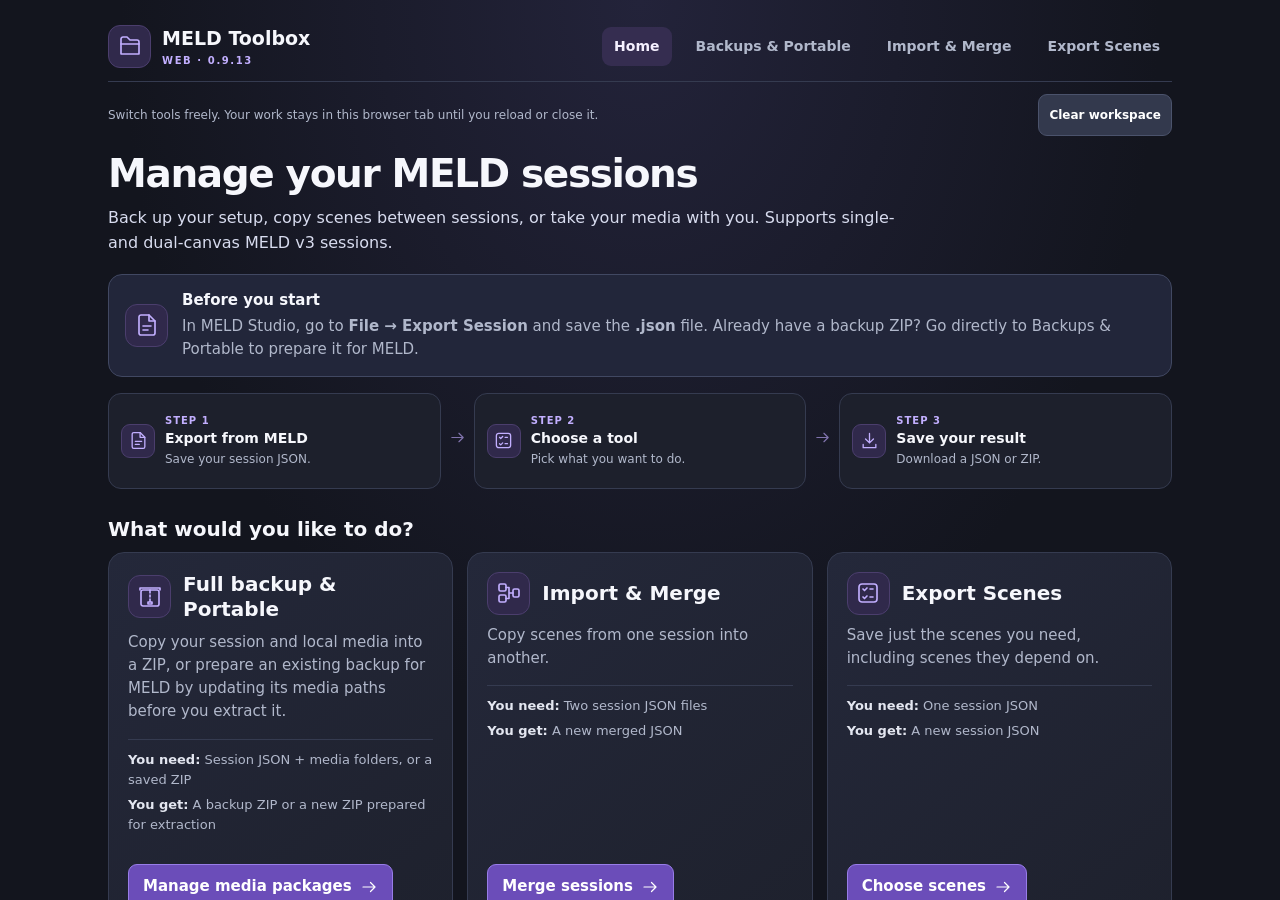
<file: index.html>
<!DOCTYPE html>

<html lang="en"><head><meta charset="utf-8"/><meta content="width=device-width, initial-scale=1" name="viewport"/><meta content="default-src 'none'; script-src 'self'; style-src 'self' 'unsafe-inline'; img-src 'self' data: blob:; connect-src 'none'; base-uri 'none'; form-action 'none'; object-src 'none'; frame-src 'self'" http-equiv="Content-Security-Policy"/><title>MELD Toolbox</title><link href="style.css?v=0913" rel="stylesheet"/></head><body><main class="workspace-shell"><header class="topbar"><a class="brand" href="index.html"><span class="brandmark"><svg aria-hidden="true" fill="none" stroke="currentColor" stroke-linecap="round" stroke-linejoin="round" stroke-width="1.65" viewbox="0 0 24 24"><path d="M3 7V5a2 2 0 0 1 2-2h4l3 3h7a2 2 0 0 1 2 2v12H3z"></path><path d="M3 10h18"></path></svg></span><span>MELD Toolbox<small>WEB · 0.9.13</small></span></a><nav aria-label="Main navigation"><a href="index.html">Home</a><a href="portable.html">Backups &amp; Portable</a><a href="production-merge.html">Import &amp; Merge</a><a href="production-manager.html">Export Scenes</a></nav></header><div class="workspace-strip" id="workspace-strip"><span>Switch tools freely. Your work stays in this browser tab until you reload or close it.</span><button id="workspace-reset" type="button">Clear workspace</button></div><div class="workspace-home" id="workspace-home"><section class="intro"><h1>Manage your MELD sessions</h1><p class="lead">Back up your setup, copy scenes between sessions, or take your media with you. Supports single- and dual-canvas MELD v3 sessions.</p><div class="start"><span class="symbol"><svg aria-hidden="true" fill="none" stroke="currentColor" stroke-linecap="round" stroke-linejoin="round" stroke-width="1.65" viewbox="0 0 24 24"><path d="M14 2H6a2 2 0 0 0-2 2v16a2 2 0 0 0 2 2h12a2 2 0 0 0 2-2V8z"></path><path d="M14 2v6h6M8 13h8M8 17h5"></path></svg></span><div><strong>Before you start</strong><p>In MELD Studio, go to <strong>File → Export Session</strong> and save the <strong>.json</strong> file. Already have a backup ZIP? Go directly to Backups &amp; Portable to prepare it for MELD.</p></div></div><div aria-label="Workflow" class="flow"><div class="flow-step"><span class="symbol"><svg aria-hidden="true" fill="none" stroke="currentColor" stroke-linecap="round" stroke-linejoin="round" stroke-width="1.65" viewbox="0 0 24 24"><path d="M14 2H6a2 2 0 0 0-2 2v16a2 2 0 0 0 2 2h12a2 2 0 0 0 2-2V8z"></path><path d="M14 2v6h6M8 13h8M8 17h5"></path></svg></span><div><span class="step-index">STEP 1</span><strong>Export from MELD</strong><small>Save your session JSON.</small></div></div><span class="flow-arrow"><svg aria-hidden="true" fill="none" stroke="currentColor" stroke-linecap="round" stroke-linejoin="round" stroke-width="1.65" viewbox="0 0 24 24"><path d="M4 12h16m-6-6 6 6-6 6"></path></svg></span><div class="flow-step"><span class="symbol"><svg aria-hidden="true" fill="none" stroke="currentColor" stroke-linecap="round" stroke-linejoin="round" stroke-width="1.65" viewbox="0 0 24 24"><rect height="18" rx="3" width="18" x="3" y="3"></rect><path d="m7 8 1.5 1.5L11 7m-4 9 1.5 1.5L11 15M14 8h3m-3 8h3"></path></svg></span><div><span class="step-index">STEP 2</span><strong>Choose a tool</strong><small>Pick what you want to do.</small></div></div><span class="flow-arrow"><svg aria-hidden="true" fill="none" stroke="currentColor" stroke-linecap="round" stroke-linejoin="round" stroke-width="1.65" viewbox="0 0 24 24"><path d="M4 12h16m-6-6 6 6-6 6"></path></svg></span><div class="flow-step"><span class="symbol"><svg aria-hidden="true" fill="none" stroke="currentColor" stroke-linecap="round" stroke-linejoin="round" stroke-width="1.65" viewbox="0 0 24 24"><path d="M12 3v12m-5-5 5 5 5-5M4 17v4h16v-4"></path></svg></span><div><span class="step-index">STEP 3</span><strong>Save your result</strong><small>Download a JSON or ZIP.</small></div></div></div></section><h2 class="section-title">What would you like to do?</h2><div class="workflow-grid three"><section class="workflow"><div class="card-top"><span class="symbol"><svg aria-hidden="true" fill="none" stroke="currentColor" stroke-linecap="round" stroke-linejoin="round" stroke-width="1.65" viewbox="0 0 24 24"><rect height="16" rx="2" width="18" x="3" y="5"></rect><path d="M2 5V3h20v2M12 5v3m0 2v2m0 2v3m-2 0h4v2h-4z"></path></svg></span><h2>Full backup &amp; Portable</h2></div><p>Copy your session and local media into a ZIP, or prepare an existing backup for MELD by updating its media paths before you extract it.</p><div class="meta"><span><b>You need:</b> Session JSON + media folders, or a saved ZIP</span><span><b>You get:</b> A backup ZIP or a new ZIP prepared for extraction</span></div><a class="action primary" href="portable.html">Manage media packages <svg aria-hidden="true" fill="none" stroke="currentColor" stroke-linecap="round" stroke-linejoin="round" stroke-width="1.65" style="width:18px;height:18px" viewbox="0 0 24 24"><path d="M4 12h16m-6-6 6 6-6 6"></path></svg></a></section><section class="workflow"><div class="card-top"><span class="symbol"><svg aria-hidden="true" fill="none" stroke="currentColor" stroke-linecap="round" stroke-linejoin="round" stroke-width="1.65" viewbox="0 0 24 24"><rect height="7" rx="1.5" width="7" x="2" y="3"></rect><rect height="7" rx="1.5" width="7" x="2" y="14"></rect><rect height="8" rx="1.5" width="6" x="16" y="8"></rect><path d="M9 6.5h3v11H9m3-5.5h4"></path></svg></span><h2>Import &amp; Merge</h2></div><p>Copy scenes from one session into another.</p><div class="meta"><span><b>You need:</b> Two session JSON files</span><span><b>You get:</b> A new merged JSON</span></div><a class="action primary" href="production-merge.html">Merge sessions <svg aria-hidden="true" fill="none" stroke="currentColor" stroke-linecap="round" stroke-linejoin="round" stroke-width="1.65" style="width:18px;height:18px" viewbox="0 0 24 24"><path d="M4 12h16m-6-6 6 6-6 6"></path></svg></a></section><section class="workflow"><div class="card-top"><span class="symbol"><svg aria-hidden="true" fill="none" stroke="currentColor" stroke-linecap="round" stroke-linejoin="round" stroke-width="1.65" viewbox="0 0 24 24"><rect height="18" rx="3" width="18" x="3" y="3"></rect><path d="m7 8 1.5 1.5L11 7m-4 9 1.5 1.5L11 15M14 8h3m-3 8h3"></path></svg></span><h2>Export Scenes</h2></div><p>Save just the scenes you need, including scenes they depend on.</p><div class="meta"><span><b>You need:</b> One session JSON</span><span><b>You get:</b> A new session JSON</span></div><a class="action primary" href="production-manager.html">Choose scenes <svg aria-hidden="true" fill="none" stroke="currentColor" stroke-linecap="round" stroke-linejoin="round" stroke-width="1.65" style="width:18px;height:18px" viewbox="0 0 24 24"><path d="M4 12h16m-6-6 6 6-6 6"></path></svg></a></section></div><footer><span><svg aria-hidden="true" fill="none" stroke="currentColor" stroke-linecap="round" stroke-linejoin="round" stroke-width="1.65" viewbox="0 0 24 24"><path d="m12 2 9 4v6c0 5-5 9-9 10-4-1-9-5-9-10V6z"></path><path d="m8 12 3 3 5-6"></path></svg> Your session files and media stay in your browser.</span><small>Review private browser-source links before sharing. Community tool; not an official MELD product.</small><small><strong>Developer &amp; Point of Contact:</strong> Discord: <strong>@Snuggie</strong> · Questions, bug reports and feature suggestions welcome.</small></footer></div><div hidden="" id="workspace-deck"></div></main><script src="workspace.js?v=0913"></script></body></html>
</file>
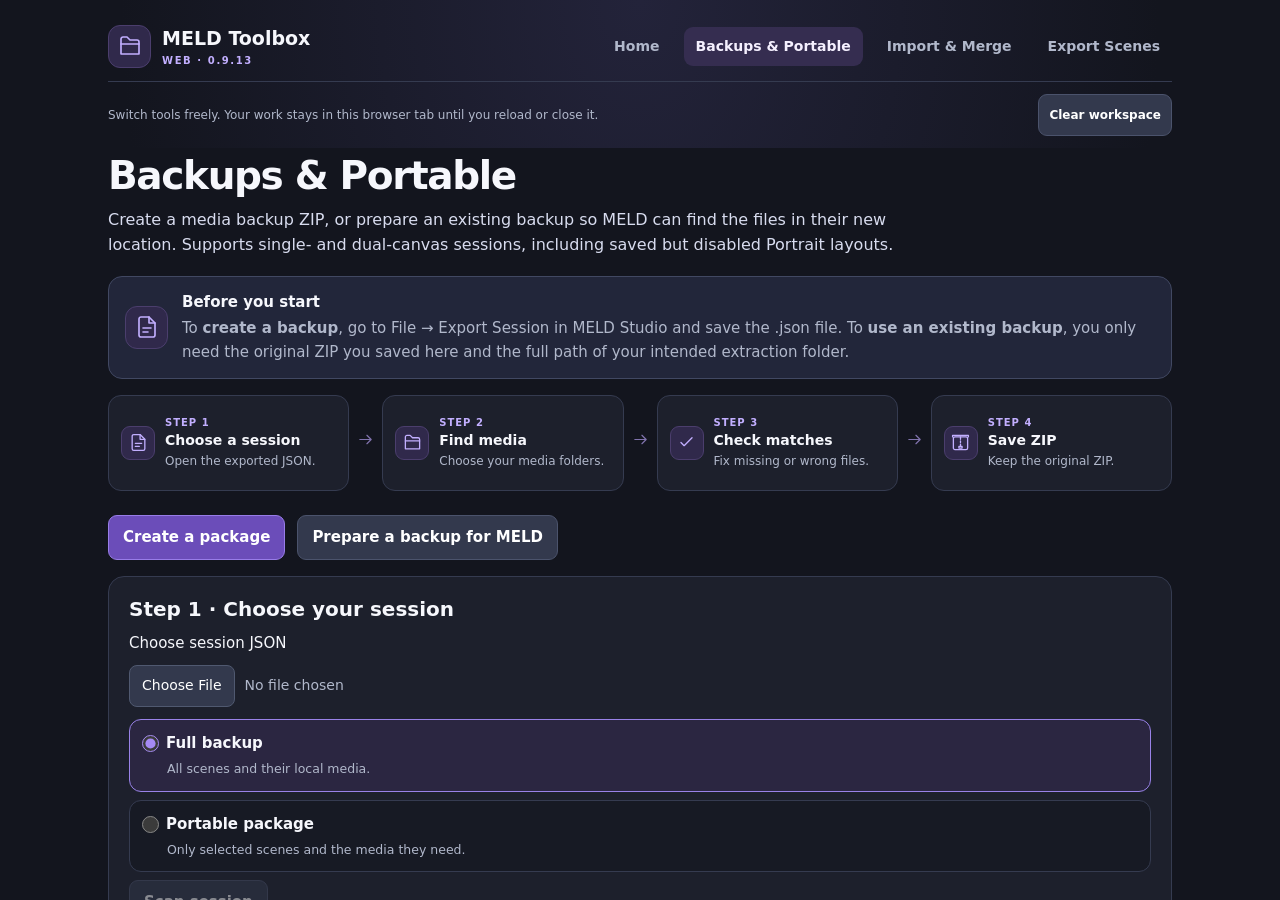
<file: portable.html>
<!DOCTYPE html>

<html lang="en"><head><meta charset="utf-8"/><meta content="width=device-width, initial-scale=1" name="viewport"/><meta content="default-src 'none'; script-src 'self'; style-src 'self' 'unsafe-inline'; img-src 'self' data: blob:; connect-src 'none'; base-uri 'none'; form-action 'none'; object-src 'none'" http-equiv="Content-Security-Policy"/><title>MELD Toolbox | Media Packages</title><link href="style.css?v=0913" rel="stylesheet"/><script src="workspace.js?v=0913"></script></head><body><main><header class="topbar"><a class="brand" href="index.html"><span class="brandmark"><svg aria-hidden="true" fill="none" stroke="currentColor" stroke-linecap="round" stroke-linejoin="round" stroke-width="1.65" viewbox="0 0 24 24"><path d="M3 7V5a2 2 0 0 1 2-2h4l3 3h7a2 2 0 0 1 2 2v12H3z"></path><path d="M3 10h18"></path></svg></span><span>MELD Toolbox<small>WEB · 0.9.13</small></span></a><nav aria-label="Main navigation"><a aria-current="page" href="index.html">Backups &amp; Portable</a><a href="production-merge.html">Import &amp; Merge</a><a href="production-manager.html">Export Scenes</a></nav></header><section class="intro"><h1>Backups &amp; Portable</h1><p class="lead">Create a media backup ZIP, or prepare an existing backup so MELD can find the files in their new location. Supports single- and dual-canvas sessions, including saved but disabled Portrait layouts.</p><div class="start"><span class="symbol"><svg aria-hidden="true" fill="none" stroke="currentColor" stroke-linecap="round" stroke-linejoin="round" stroke-width="1.65" viewbox="0 0 24 24"><path d="M14 2H6a2 2 0 0 0-2 2v16a2 2 0 0 0 2 2h12a2 2 0 0 0 2-2V8z"></path><path d="M14 2v6h6M8 13h8M8 17h5"></path></svg></span><div><strong>Before you start</strong><p>To <strong>create a backup</strong>, go to File → Export Session in MELD Studio and save the .json file. To <strong>use an existing backup</strong>, you only need the original ZIP you saved here and the full path of your intended extraction folder.</p></div></div><div aria-label="Workflow" class="flow"><div class="flow-step"><span class="symbol"><svg aria-hidden="true" fill="none" stroke="currentColor" stroke-linecap="round" stroke-linejoin="round" stroke-width="1.65" viewbox="0 0 24 24"><path d="M14 2H6a2 2 0 0 0-2 2v16a2 2 0 0 0 2 2h12a2 2 0 0 0 2-2V8z"></path><path d="M14 2v6h6M8 13h8M8 17h5"></path></svg></span><div><span class="step-index">STEP 1</span><strong>Choose a session</strong><small>Open the exported JSON.</small></div></div><span class="flow-arrow"><svg aria-hidden="true" fill="none" stroke="currentColor" stroke-linecap="round" stroke-linejoin="round" stroke-width="1.65" viewbox="0 0 24 24"><path d="M4 12h16m-6-6 6 6-6 6"></path></svg></span><div class="flow-step"><span class="symbol"><svg aria-hidden="true" fill="none" stroke="currentColor" stroke-linecap="round" stroke-linejoin="round" stroke-width="1.65" viewbox="0 0 24 24"><path d="M3 7V5a2 2 0 0 1 2-2h4l3 3h7a2 2 0 0 1 2 2v12H3z"></path><path d="M3 10h18"></path></svg></span><div><span class="step-index">STEP 2</span><strong>Find media</strong><small>Choose your media folders.</small></div></div><span class="flow-arrow"><svg aria-hidden="true" fill="none" stroke="currentColor" stroke-linecap="round" stroke-linejoin="round" stroke-width="1.65" viewbox="0 0 24 24"><path d="M4 12h16m-6-6 6 6-6 6"></path></svg></span><div class="flow-step"><span class="symbol"><svg aria-hidden="true" fill="none" stroke="currentColor" stroke-linecap="round" stroke-linejoin="round" stroke-width="1.65" viewbox="0 0 24 24"><path d="m5 12 4 4L19 6"></path></svg></span><div><span class="step-index">STEP 3</span><strong>Check matches</strong><small>Fix missing or wrong files.</small></div></div><span class="flow-arrow"><svg aria-hidden="true" fill="none" stroke="currentColor" stroke-linecap="round" stroke-linejoin="round" stroke-width="1.65" viewbox="0 0 24 24"><path d="M4 12h16m-6-6 6 6-6 6"></path></svg></span><div class="flow-step"><span class="symbol"><svg aria-hidden="true" fill="none" stroke="currentColor" stroke-linecap="round" stroke-linejoin="round" stroke-width="1.65" viewbox="0 0 24 24"><rect height="16" rx="2" width="18" x="3" y="5"></rect><path d="M2 5V3h20v2M12 5v3m0 2v2m0 2v3m-2 0h4v2h-4z"></path></svg></span><div><span class="step-index">STEP 4</span><strong>Save ZIP</strong><small>Keep the original ZIP.</small></div></div></div></section>
<div class="jump"><a class="action primary" href="#create-package">Create a package</a><a class="action" href="#restore-package">Prepare a backup for MELD</a></div><section class="panel" id="create-package"><h2>Step 1 · Choose your session</h2><label for="session">Choose session JSON</label><input accept=".json,application/json" id="session" type="file"/><label class="mode-card"><input checked="" name="mode" type="radio" value="full"/><strong>Full backup</strong><small>All scenes and their local media.</small></label><label class="mode-card"><input name="mode" type="radio" value="selected"/><strong>Portable package</strong><small>Only selected scenes and the media they need.</small></label><div hidden="" id="scenes"></div><button disabled="" id="scan">Scan session</button><p id="report" role="status"></p></section>
<section class="panel"><h2>Step 2 · Review your media</h2><p>Choose one or more media folders. Check the matches before continuing. Files larger than 256 MiB cannot be copied into the ZIP.</p><label for="folders"><strong>Choose media folder</strong> (repeat as needed)</label><input disabled="" id="folders" multiple="" type="file" webkitdirectory=""/><div hidden="" id="mediaReview"><div class="grid"><div class="stat"><small>Included paths</small><b id="included">0</b></div><div class="stat"><small>Manual / unresolved</small><b id="manualCount">0</b></div><div class="stat"><small>Estimated package size</small><b id="estimated">0</b></div></div><progress aria-label="Estimated ZIP size" id="meter" max="1073741824" value="0"></progress><p class="helper">Estimate before deduplication, including an allowance for session data and ZIP overhead. Actual size can be smaller. Maximum 1 GiB.</p><p id="count" role="status"></p><label class="mode-card"><input id="allowManual" type="checkbox"/><strong>Allow manual media copies</strong><small>Missing or oversized files, and files you choose to copy manually, will be listed with exact destination paths. The backup is incomplete until you copy them.</small></label><p id="blocking" role="status"></p><div id="assets"></div><label class="row"><input disabled="" id="ack" type="checkbox"/>I reviewed the matches and any manual-copy requirements. I understand the ZIP may contain private URLs, settings and media. Online services, fonts and hardware are not copied.</label></div><button class="primary" disabled="" id="build">Save media package ZIP</button><p id="buildStatus" role="status"></p></section>
<section class="panel" id="restore-package"><h2>Prepare a backup for MELD</h2><p class="lead">Moving a backup to a new folder or another computer? Prepare the original ZIP here before importing it into MELD.</p><div class="notice"><strong>Why this step is needed</strong><p>MELD needs the full file paths of your images, videos and other local media. Extracting a backup by itself does not update those paths. Toolbox creates a new ZIP with a session.json that points to the folder you choose.</p><p><strong>This does not extract files to your computer.</strong> You must download the prepared ZIP and extract it yourself.</p></div><div aria-label="Workflow" class="flow"><div class="flow-step"><span class="symbol"><svg aria-hidden="true" fill="none" stroke="currentColor" stroke-linecap="round" stroke-linejoin="round" stroke-width="1.65" viewbox="0 0 24 24"><rect height="16" rx="2" width="18" x="3" y="5"></rect><path d="M2 5V3h20v2M12 5v3m0 2v2m0 2v3m-2 0h4v2h-4z"></path></svg></span><div><span class="step-index">STEP 1</span><strong>Choose original ZIP</strong><small>The backup you saved here.</small></div></div><span class="flow-arrow"><svg aria-hidden="true" fill="none" stroke="currentColor" stroke-linecap="round" stroke-linejoin="round" stroke-width="1.65" viewbox="0 0 24 24"><path d="M4 12h16m-6-6 6 6-6 6"></path></svg></span><div class="flow-step"><span class="symbol"><svg aria-hidden="true" fill="none" stroke="currentColor" stroke-linecap="round" stroke-linejoin="round" stroke-width="1.65" viewbox="0 0 24 24"><path d="M3 7V5a2 2 0 0 1 2-2h4l3 3h7a2 2 0 0 1 2 2v12H3z"></path><path d="M3 10h18"></path></svg></span><div><span class="step-index">STEP 2</span><strong>Enter extraction path</strong><small>The exact folder you will use.</small></div></div><span class="flow-arrow"><svg aria-hidden="true" fill="none" stroke="currentColor" stroke-linecap="round" stroke-linejoin="round" stroke-width="1.65" viewbox="0 0 24 24"><path d="M4 12h16m-6-6 6 6-6 6"></path></svg></span><div class="flow-step"><span class="symbol"><svg aria-hidden="true" fill="none" stroke="currentColor" stroke-linecap="round" stroke-linejoin="round" stroke-width="1.65" viewbox="0 0 24 24"><path d="M12 3v12m-5-5 5 5 5-5M4 17v4h16v-4"></path></svg></span><div><span class="step-index">STEP 3</span><strong>Download prepared ZIP</strong><small>Media paths are updated.</small></div></div><span class="flow-arrow"><svg aria-hidden="true" fill="none" stroke="currentColor" stroke-linecap="round" stroke-linejoin="round" stroke-width="1.65" viewbox="0 0 24 24"><path d="M4 12h16m-6-6 6 6-6 6"></path></svg></span><div class="flow-step"><span class="symbol"><svg aria-hidden="true" fill="none" stroke="currentColor" stroke-linecap="round" stroke-linejoin="round" stroke-width="1.65" viewbox="0 0 24 24"><path d="M3 7V5a2 2 0 0 1 2-2h4l3 3h7a2 2 0 0 1 2 2v12H3z"></path><path d="M3 10h18"></path></svg></span><div><span class="step-index">STEP 4</span><strong>Extract it yourself</strong><small>Copy manual media, then verify.</small></div></div></div><p><strong>Example:</strong> If you will extract your files into <code>C:\Streaming\MELD Backup</code>, enter that exact path below. Choose a new, empty folder. You can create it in File Explorer first. The browser cannot automatically detect its full path.</p><div class="subgrid"><div><label for="package"><strong>Choose original backup ZIP</strong></label><input accept=".zip,application/zip" id="package" type="file"/></div><div><label for="destination"><strong>Full path where you will extract the new ZIP</strong></label><input id="destination" placeholder="C:\MELD\Restored" spellcheck="false" type="text"/></div></div><button class="primary" id="restore">Update media paths &amp; download new ZIP</button><p id="restoreStatus" role="status"></p><div class="notice"><strong>After downloading — do these steps yourself:</strong><ol><li>In File Explorer, open your downloaded <strong>Restored-…zip</strong> and choose <strong>Extract All</strong>.</li><li>Extract directly into the exact folder you entered above (no extra nested folder). The folder should contain session.json.</li><li>If manual media copies are listed, copy those files to the exact locations shown.</li><li>Use Verify extracted folder below, then import the extracted session.json into MELD Studio.</li></ol><p>If you change the extraction location, prepare the original ZIP again using the new path.</p></div><div hidden="" id="restoreManual"><h3>Manual copies required</h3><p>Copy each original file to the exact destination below. The instructions are also inside the restored ZIP.</p><div id="manualList"></div></div></section><section class="panel" id="verify-package"><h2>Verify extracted folder before importing</h2><p>After extraction and any manual copying, select the folder containing session.json and verification.json. Confirm the actual full folder path below. This checks included media by checksum and manual media by presence and size (when known). It cannot confirm manual file contents or the actual absolute folder path.</p><label for="verifyPath">Full path of extracted folder</label><input id="verifyPath" placeholder="C:\MELD\Restored" spellcheck="false" type="text"/><label for="verifyFolder">Choose extracted folder</label><input id="verifyFolder" multiple="" type="file" webkitdirectory=""/><button class="primary" id="verify">Verify media files</button><p id="verifyStatus" role="status"></p><div id="verifyResults"></div></section>
<section class="notice"><strong>What is not copied automatically</strong><p>Remote assets, browser sources and device settings stay as references only. Text files are snapshots. External scripts, fonts and hardware setup are not included.</p><p>Package limits: 1 GiB total and 256 MiB per included file. ZIPs are not compressed. Large files can be copied manually. Browser memory or file-access problems can still stop creation. Only original backup ZIPs created by this site can be prepared for MELD here.</p></section><footer><span><svg aria-hidden="true" fill="none" stroke="currentColor" stroke-linecap="round" stroke-linejoin="round" stroke-width="1.65" viewbox="0 0 24 24"><path d="m12 2 9 4v6c0 5-5 9-9 10-4-1-9-5-9-10V6z"></path><path d="m8 12 3 3 5-6"></path></svg> Your session files and media stay in your browser.</span><small>Review private browser-source links before sharing. Community tool; not an official MELD product.</small><small><strong>Developer &amp; Point of Contact:</strong> Discord: <strong>@Snuggie</strong> · Questions, bug reports and feature suggestions welcome.</small></footer></main><script src="production-engine.js?v=0913"></script><script src="portable-web-engine.js?v=0913"></script><script src="portable-web-ui.js?v=0913"></script></body></html>
</file>
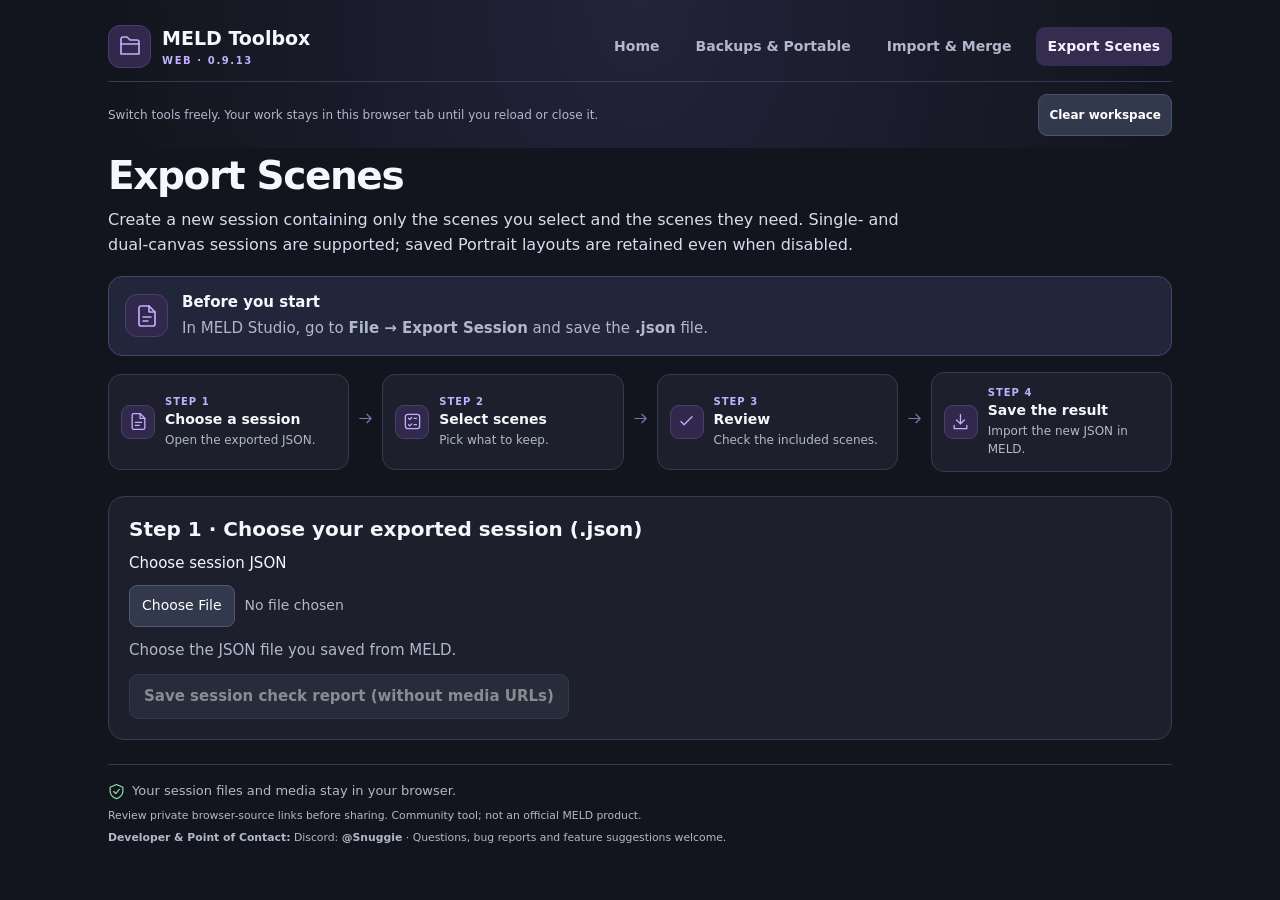
<file: production-manager.html>
<!DOCTYPE html>

<html lang="en"><head><meta charset="utf-8"/><meta content="default-src 'none'; script-src 'self'; style-src 'self' 'unsafe-inline'; img-src 'self' data: blob:; connect-src 'none'; base-uri 'none'; form-action 'none'; object-src 'none'" http-equiv="Content-Security-Policy"/><meta content="width=device-width,initial-scale=1" name="viewport"/><title>MELD Toolbox | Export Scenes</title><link href="style.css?v=0913" rel="stylesheet"/><script src="workspace.js?v=0913"></script></head><body><main><header class="topbar"><a class="brand" href="index.html"><span class="brandmark"><svg aria-hidden="true" fill="none" stroke="currentColor" stroke-linecap="round" stroke-linejoin="round" stroke-width="1.65" viewbox="0 0 24 24"><path d="M3 7V5a2 2 0 0 1 2-2h4l3 3h7a2 2 0 0 1 2 2v12H3z"></path><path d="M3 10h18"></path></svg></span><span>MELD Toolbox<small>WEB · 0.9.13</small></span></a><nav aria-label="Main navigation"><a href="portable.html">Backups &amp; Portable</a><a href="production-merge.html">Import &amp; Merge</a><a aria-current="page" href="production-manager.html">Export Scenes</a></nav></header><section class="intro"><h1>Export Scenes</h1><p class="lead">Create a new session containing only the scenes you select and the scenes they need. Single- and dual-canvas sessions are supported; saved Portrait layouts are retained even when disabled.</p><div class="start"><span class="symbol"><svg aria-hidden="true" fill="none" stroke="currentColor" stroke-linecap="round" stroke-linejoin="round" stroke-width="1.65" viewbox="0 0 24 24"><path d="M14 2H6a2 2 0 0 0-2 2v16a2 2 0 0 0 2 2h12a2 2 0 0 0 2-2V8z"></path><path d="M14 2v6h6M8 13h8M8 17h5"></path></svg></span><div><strong>Before you start</strong><p>In MELD Studio, go to <strong>File → Export Session</strong> and save the <strong>.json</strong> file.</p></div></div><div aria-label="Workflow" class="flow"><div class="flow-step"><span class="symbol"><svg aria-hidden="true" fill="none" stroke="currentColor" stroke-linecap="round" stroke-linejoin="round" stroke-width="1.65" viewbox="0 0 24 24"><path d="M14 2H6a2 2 0 0 0-2 2v16a2 2 0 0 0 2 2h12a2 2 0 0 0 2-2V8z"></path><path d="M14 2v6h6M8 13h8M8 17h5"></path></svg></span><div><span class="step-index">STEP 1</span><strong>Choose a session</strong><small>Open the exported JSON.</small></div></div><span class="flow-arrow"><svg aria-hidden="true" fill="none" stroke="currentColor" stroke-linecap="round" stroke-linejoin="round" stroke-width="1.65" viewbox="0 0 24 24"><path d="M4 12h16m-6-6 6 6-6 6"></path></svg></span><div class="flow-step"><span class="symbol"><svg aria-hidden="true" fill="none" stroke="currentColor" stroke-linecap="round" stroke-linejoin="round" stroke-width="1.65" viewbox="0 0 24 24"><rect height="18" rx="3" width="18" x="3" y="3"></rect><path d="m7 8 1.5 1.5L11 7m-4 9 1.5 1.5L11 15M14 8h3m-3 8h3"></path></svg></span><div><span class="step-index">STEP 2</span><strong>Select scenes</strong><small>Pick what to keep.</small></div></div><span class="flow-arrow"><svg aria-hidden="true" fill="none" stroke="currentColor" stroke-linecap="round" stroke-linejoin="round" stroke-width="1.65" viewbox="0 0 24 24"><path d="M4 12h16m-6-6 6 6-6 6"></path></svg></span><div class="flow-step"><span class="symbol"><svg aria-hidden="true" fill="none" stroke="currentColor" stroke-linecap="round" stroke-linejoin="round" stroke-width="1.65" viewbox="0 0 24 24"><path d="m5 12 4 4L19 6"></path></svg></span><div><span class="step-index">STEP 3</span><strong>Review</strong><small>Check the included scenes.</small></div></div><span class="flow-arrow"><svg aria-hidden="true" fill="none" stroke="currentColor" stroke-linecap="round" stroke-linejoin="round" stroke-width="1.65" viewbox="0 0 24 24"><path d="M4 12h16m-6-6 6 6-6 6"></path></svg></span><div class="flow-step"><span class="symbol"><svg aria-hidden="true" fill="none" stroke="currentColor" stroke-linecap="round" stroke-linejoin="round" stroke-width="1.65" viewbox="0 0 24 24"><path d="M12 3v12m-5-5 5 5 5-5M4 17v4h16v-4"></path></svg></span><div><span class="step-index">STEP 4</span><strong>Save the result</strong><small>Import the new JSON in MELD.</small></div></div></div></section>
<section class="panel"><h2>Step 1 · Choose your exported session (.json)</h2><label for="file">Choose session JSON</label><input accept=".json,application/json" id="file" type="file"/><p id="fileInfo">Choose the JSON file you saved from MELD.</p><p aria-live="polite" id="status" role="status"></p><button disabled="" id="report">Save session check report (without media URLs)</button></section>
<section hidden="" id="content"><section class="panel"><h2>Session overview</h2><div class="grid" id="stats"></div><p id="assetInfo"></p><p class="warn" id="warnings"></p></section><div class="columns"><section class="panel"><h2>Step 2 · Select scenes for export</h2><div class="row"><button id="all">Select all available scenes</button><button id="none">Clear</button></div><input aria-label="Filter scenes" id="search" placeholder="Filter scenes"/><div class="scroll" id="scenes"></div><p id="count"></p><button class="primary" disabled="" id="preview">Preview selected scenes</button></section><section class="panel"><details open=""><summary>Scene links and source details</summary><p>These problems already exist in the exported session. Toolbox does not fix them automatically. Scenes that need missing sources cannot be selected.</p><div class="scroll" id="problems"></div><h2 style="margin-top:20px">Source types</h2><div id="types"></div></details></section></div><section class="panel" hidden="" id="planPanel"><h2>Step 3 · Review and save</h2><p id="planSummary"></p><div id="planScenes"></div><div class="notice" id="planWarnings"></div><label class="row"><input id="ack" type="checkbox"/> I understand this copies session settings, not media files. Audio tracks from scenes I leave out may be removed. I will test the new session before going live.</label><div class="row"><button class="primary" disabled="" id="download">Save selected scenes (.json)</button></div><p><strong>Next:</strong> Import the saved JSON into MELD Studio. Local media stays where it was. To copy media too, use <a href="portable.html">Backups &amp; Portable</a>.</p></section></section>
<footer><span><svg aria-hidden="true" fill="none" stroke="currentColor" stroke-linecap="round" stroke-linejoin="round" stroke-width="1.65" viewbox="0 0 24 24"><path d="m12 2 9 4v6c0 5-5 9-9 10-4-1-9-5-9-10V6z"></path><path d="m8 12 3 3 5-6"></path></svg> Your session files and media stay in your browser.</span><small>Review private browser-source links before sharing. Community tool; not an official MELD product.</small><small><strong>Developer &amp; Point of Contact:</strong> Discord: <strong>@Snuggie</strong> · Questions, bug reports and feature suggestions welcome.</small></footer></main><script src="production-engine.js?v=0913"></script><script src="production-ui.js?v=0913"></script></body></html>
</file>
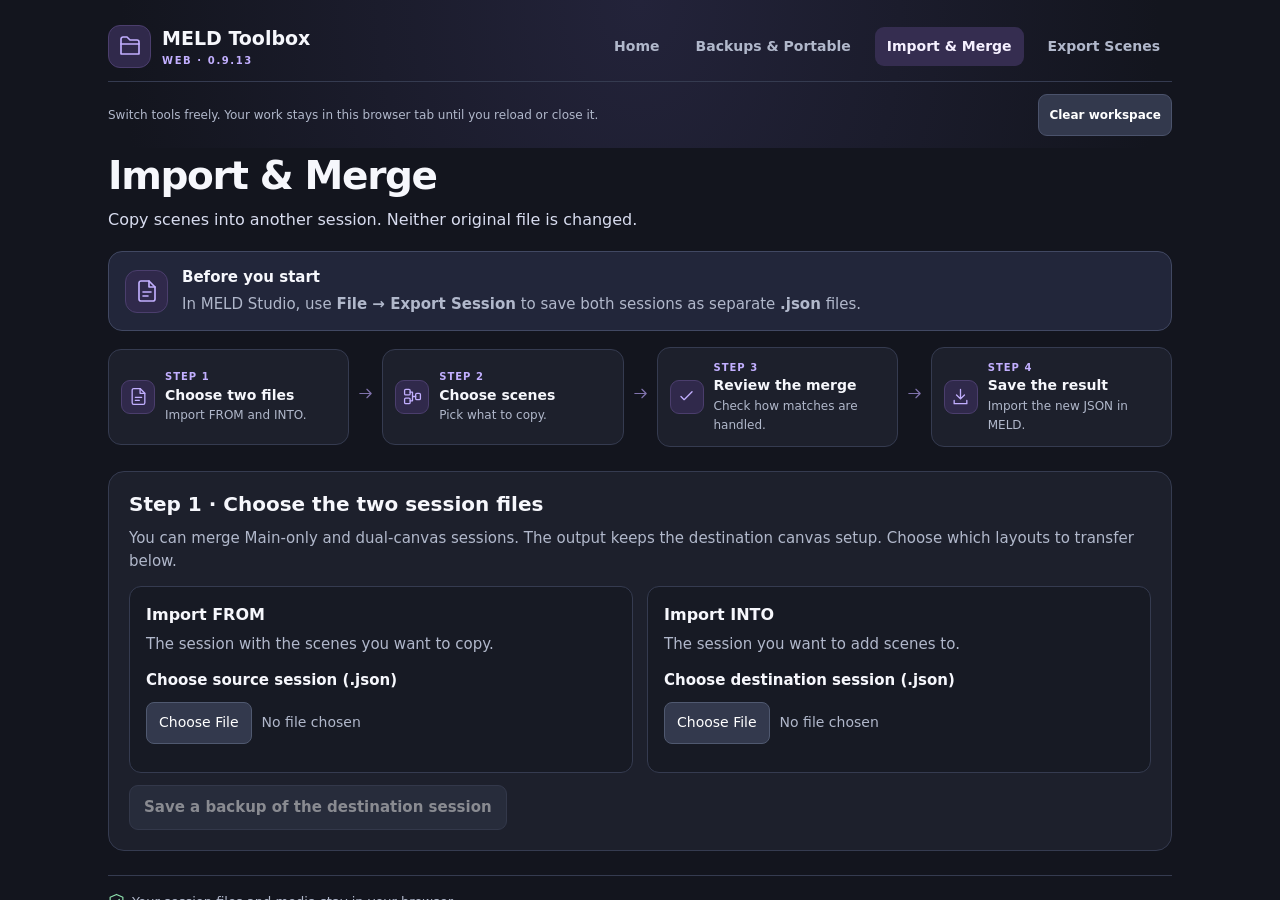
<file: production-merge.html>
<!DOCTYPE html>

<html lang="en"><head><meta charset="utf-8"/><meta content="default-src 'none'; script-src 'self'; style-src 'self' 'unsafe-inline'; img-src 'self' data: blob:; connect-src 'none'; base-uri 'none'; form-action 'none'; object-src 'none'" http-equiv="Content-Security-Policy"/><meta content="width=device-width,initial-scale=1" name="viewport"/><title>MELD Toolbox | Import &amp; Merge</title><link href="style.css?v=0913" rel="stylesheet"/><script src="workspace.js?v=0913"></script></head><body><main><header class="topbar"><a class="brand" href="index.html"><span class="brandmark"><svg aria-hidden="true" fill="none" stroke="currentColor" stroke-linecap="round" stroke-linejoin="round" stroke-width="1.65" viewbox="0 0 24 24"><path d="M3 7V5a2 2 0 0 1 2-2h4l3 3h7a2 2 0 0 1 2 2v12H3z"></path><path d="M3 10h18"></path></svg></span><span>MELD Toolbox<small>WEB · 0.9.13</small></span></a><nav aria-label="Main navigation"><a href="portable.html">Backups &amp; Portable</a><a aria-current="page" href="production-merge.html">Import &amp; Merge</a><a href="production-manager.html">Export Scenes</a></nav></header><section class="intro"><h1>Import &amp; Merge</h1><p class="lead">Copy scenes into another session. Neither original file is changed.</p><div class="start"><span class="symbol"><svg aria-hidden="true" fill="none" stroke="currentColor" stroke-linecap="round" stroke-linejoin="round" stroke-width="1.65" viewbox="0 0 24 24"><path d="M14 2H6a2 2 0 0 0-2 2v16a2 2 0 0 0 2 2h12a2 2 0 0 0 2-2V8z"></path><path d="M14 2v6h6M8 13h8M8 17h5"></path></svg></span><div><strong>Before you start</strong><p>In MELD Studio, use <strong>File → Export Session</strong> to save both sessions as separate <strong>.json</strong> files.</p></div></div><div aria-label="Workflow" class="flow"><div class="flow-step"><span class="symbol"><svg aria-hidden="true" fill="none" stroke="currentColor" stroke-linecap="round" stroke-linejoin="round" stroke-width="1.65" viewbox="0 0 24 24"><path d="M14 2H6a2 2 0 0 0-2 2v16a2 2 0 0 0 2 2h12a2 2 0 0 0 2-2V8z"></path><path d="M14 2v6h6M8 13h8M8 17h5"></path></svg></span><div><span class="step-index">STEP 1</span><strong>Choose two files</strong><small>Import FROM and INTO.</small></div></div><span class="flow-arrow"><svg aria-hidden="true" fill="none" stroke="currentColor" stroke-linecap="round" stroke-linejoin="round" stroke-width="1.65" viewbox="0 0 24 24"><path d="M4 12h16m-6-6 6 6-6 6"></path></svg></span><div class="flow-step"><span class="symbol"><svg aria-hidden="true" fill="none" stroke="currentColor" stroke-linecap="round" stroke-linejoin="round" stroke-width="1.65" viewbox="0 0 24 24"><rect height="7" rx="1.5" width="7" x="2" y="3"></rect><rect height="7" rx="1.5" width="7" x="2" y="14"></rect><rect height="8" rx="1.5" width="6" x="16" y="8"></rect><path d="M9 6.5h3v11H9m3-5.5h4"></path></svg></span><div><span class="step-index">STEP 2</span><strong>Choose scenes</strong><small>Pick what to copy.</small></div></div><span class="flow-arrow"><svg aria-hidden="true" fill="none" stroke="currentColor" stroke-linecap="round" stroke-linejoin="round" stroke-width="1.65" viewbox="0 0 24 24"><path d="M4 12h16m-6-6 6 6-6 6"></path></svg></span><div class="flow-step"><span class="symbol"><svg aria-hidden="true" fill="none" stroke="currentColor" stroke-linecap="round" stroke-linejoin="round" stroke-width="1.65" viewbox="0 0 24 24"><path d="m5 12 4 4L19 6"></path></svg></span><div><span class="step-index">STEP 3</span><strong>Review the merge</strong><small>Check how matches are handled.</small></div></div><span class="flow-arrow"><svg aria-hidden="true" fill="none" stroke="currentColor" stroke-linecap="round" stroke-linejoin="round" stroke-width="1.65" viewbox="0 0 24 24"><path d="M4 12h16m-6-6 6 6-6 6"></path></svg></span><div class="flow-step"><span class="symbol"><svg aria-hidden="true" fill="none" stroke="currentColor" stroke-linecap="round" stroke-linejoin="round" stroke-width="1.65" viewbox="0 0 24 24"><path d="M12 3v12m-5-5 5 5 5-5M4 17v4h16v-4"></path></svg></span><div><span class="step-index">STEP 4</span><strong>Save the result</strong><small>Import the new JSON in MELD.</small></div></div></div></section>
<section class="panel"><h2>Step 1 · Choose the two session files</h2><p class="helper">You can merge Main-only and dual-canvas sessions. The output keeps the destination canvas setup. Choose which layouts to transfer below.</p><div class="columns"><div class="card"><h3>Import FROM</h3><p>The session with the scenes you want to copy.</p><label for="source"><strong>Choose source session (.json)</strong></label><p><input accept=".json,application/json" id="source" type="file"/></p><p class="helper" id="sourceInfo"></p></div><div class="card"><h3>Import INTO</h3><p>The session you want to add scenes to.</p><label for="dest"><strong>Choose destination session (.json)</strong></label><p><input accept=".json,application/json" id="dest" type="file"/></p><p class="helper" id="destInfo"></p></div></div><p aria-live="polite" id="status" role="status"></p><button disabled="" id="backup">Save a backup of the destination session</button></section>
<section class="panel" hidden="" id="selection"><h2>Step 2 · Choose scenes and canvases</h2><p>Select Main, Portrait or both. Toolbox includes any layouts required by Duplicators. For an existing scene, choose how to handle the selected layouts.</p><div class="canvas-guide"><h3>How canvas importing works</h3><div class="canvas-examples">
<div class="card"><svg aria-label="Main to dual: imported Main with blank Portrait for a new scene" role="img" viewbox="0 0 340 105"><text class="diagram-label" x="67" y="13">FROM</text><text class="diagram-label" x="254" y="13">INTO</text><rect fill="#6550a6" height="57" rx="6" stroke="#c2afff" width="110" x="12" y="33"></rect><text class="diagram-label" x="67" y="65">Main</text><path d="M135 61h48m-8-7 8 7-8 7" fill="none" stroke="#c2afff" stroke-width="2.5"></path><rect fill="#6550a6" height="57" rx="6" stroke="#c2afff" width="88" x="198" y="33"></rect><text class="diagram-label" x="242" y="65">Main</text><rect fill="#242630" height="77" rx="5" stroke="#a7a9be" stroke-dasharray="4 3" width="34" x="296" y="23"></rect><text class="diagram-label" font-size="8" x="313" y="55">Blank</text><text class="diagram-label" font-size="8" x="313" y="66">Vert.</text></svg><strong>Main → Dual</strong><p>New scenes get an empty Portrait layout. Merge and Overwrite keep an existing Portrait unchanged.</p></div>
<div class="card"><svg aria-label="Dual to Main: Main copied, Portrait excluded" role="img" viewbox="0 0 340 105"><text class="diagram-label" x="75" y="13">FROM</text><text class="diagram-label" x="265" y="13">INTO</text><rect fill="#6550a6" height="57" rx="6" stroke="#c2afff" width="91" x="8" y="33"></rect><text class="diagram-label" x="53" y="65">Main</text><rect fill="#242630" height="77" rx="5" stroke="#a7a9be" stroke-dasharray="4 3" width="34" x="111" y="23"></rect><path d="M120 52l16 18m0-18-16 18" stroke="#f3a0a5" stroke-width="2"></path><path d="M158 61h40m-8-7 8 7-8 7" fill="none" stroke="#c2afff" stroke-width="2.5"></path><rect fill="#6550a6" height="57" rx="6" stroke="#c2afff" width="119" x="211" y="33"></rect><text class="diagram-label" x="270" y="65">Main</text></svg><strong>Dual → Main</strong><p>Only Main is copied. If a Duplicator needs a Portrait layout, the import is blocked.</p></div>
<div class="card"><svg aria-label="Dual to dual: select either or both layouts" role="img" viewbox="0 0 340 105"><rect fill="#6550a6" height="58" rx="6" stroke="#c2afff" width="100" x="10" y="30"></rect><text class="diagram-label" x="60" y="62">Main</text><rect fill="#6550a6" height="78" rx="5" stroke="#c2afff" width="36" x="122" y="20"></rect><text class="diagram-label" font-size="8" x="140" y="63">Vert.</text><path d="M170 59h34m-8-7 8 7-8 7" fill="none" stroke="#c2afff" stroke-width="2.5"></path><rect fill="#6550a6" height="58" rx="6" stroke="#c2afff" width="79" x="215" y="30"></rect><path d="M247 57l6 6 11-13" fill="none" stroke="#a8edbf" stroke-width="3"></path><rect fill="#242630" height="78" rx="5" stroke="#a7a9be" stroke-dasharray="4 3" width="27" x="304" y="20"></rect></svg><strong>Dual → Dual</strong><p>Choose either or both layouts per scene. Required layouts may be added. New counterparts are blank.</p></div></div></div><p class="notice" id="canvasMode"></p><p class="err" id="layoutIssues" role="alert"></p><div class="choices"><div class="choice"><svg aria-hidden="true" viewbox="0 0 112 34"><rect fill="#59516f" height="28" rx="4" width="27" x="2" y="3"></rect><path d="M8 12h15M8 18h10" stroke="#eee9ff" stroke-width="2"></path><rect fill="#8971d4" height="28" rx="4" width="27" x="34" y="3"></rect><path d="M40 12h15M40 18h10" stroke="#fff" stroke-width="2"></path><path d="M65 17h13m-4-4 4 4-4 4" fill="none" stroke="#c2afff" stroke-width="2"></path><rect fill="#59516f" height="28" rx="3" width="12" x="83" y="3"></rect><rect fill="#8971d4" height="28" rx="3" width="12" x="98" y="3"></rect></svg><strong>Keep Both</strong><small>Make a separate scene with selected layouts.</small></div><div class="choice"><svg aria-hidden="true" viewbox="0 0 112 34"><rect fill="#59516f" height="28" rx="4" width="27" x="2" y="3"></rect><path d="M8 12h15M8 18h10" stroke="#eee9ff" stroke-width="2"></path><rect fill="#8971d4" height="28" rx="4" width="27" x="34" y="3"></rect><path d="M40 12h15M40 18h10" stroke="#fff" stroke-width="2"></path><path d="M65 17h13m-4-4 4 4-4 4" fill="none" stroke="#c2afff" stroke-width="2"></path><rect fill="#59516f" height="28" rx="4" width="27" x="83" y="3"></rect><rect fill="#8971d4" height="7" rx="2" width="17" x="88" y="9"></rect><rect fill="#b1a9c8" height="5" rx="2" width="17" x="88" y="20"></rect></svg><strong>Merge</strong><small>Add layers to the selected layouts.</small></div><div class="choice"><svg aria-hidden="true" viewbox="0 0 112 34"><rect fill="#59516f" height="28" rx="4" width="27" x="2" y="3"></rect><path d="M8 12h15M8 18h10" stroke="#eee9ff" stroke-width="2"></path><rect fill="#8971d4" height="28" rx="4" width="27" x="34" y="3"></rect><path d="M40 12h15M40 18h10" stroke="#fff" stroke-width="2"></path><path d="M65 17h13m-4-4 4 4-4 4" fill="none" stroke="#c2afff" stroke-width="2"></path><rect fill="#8971d4" height="28" rx="4" width="27" x="83" y="3"></rect></svg><strong>Overwrite</strong><small>Replace only the selected layouts.</small></div><div class="choice"><svg aria-hidden="true" viewbox="0 0 112 34"><rect fill="#59516f" height="28" rx="4" width="27" x="2" y="3"></rect><path d="M8 12h15M8 18h10" stroke="#eee9ff" stroke-width="2"></path><rect fill="#8971d4" height="28" rx="4" width="27" x="34" y="3"></rect><path d="M40 12h15M40 18h10" stroke="#fff" stroke-width="2"></path><path d="M65 17h13m-4-4 4 4-4 4" fill="none" stroke="#c2afff" stroke-width="2"></path><rect fill="#59516f" height="28" rx="4" width="27" x="83" y="3"></rect></svg><strong>Skip</strong><small>Keep the existing scene unchanged.</small></div></div><div class="notice">Not sure? Keep Both is the default. It keeps the existing scene and creates a separate copy.</div><div aria-label="Scene matching summary" class="grid match-stats" id="matchStats"></div><p aria-live="polite" class="merge-feedback" id="matchFeedback" role="status"></p><div class="row"><button id="all">Select all layouts</button><button id="none">Clear</button><label>When a scene matches by name or ID <select disabled="" id="bulk"><option value="keep">Keep Both</option><option value="merge">Merge</option><option value="overwrite">Overwrite</option><option value="skip">Skip</option></select></label><button disabled="" id="applyBulk">Apply to 0 matching scenes</button></div><div class="scroll" id="sceneList"></div><p id="count"></p><p aria-live="polite" class="helper" id="bulkFeedback" role="status"></p><div class="notice"><label class="row"><input id="device" type="checkbox"/> Keep the destination session’s camera and audio device settings if the same device appears with different settings. Leave unchecked to stop and review conflicting device settings.</label></div><button class="primary" disabled="" id="preview">Preview merged session</button><p class="err" id="mergeError" role="alert"></p></section>
<section class="panel" hidden="" id="result"><div class="row preview-heading"><h2>Step 3 · Review and save the merged session</h2><span class="preview-ready">✓ Preview passed</span></div><p>Here is what will happen to your destination session. Review the changes before saving a new JSON.</p><div class="grid merge-metrics" id="changeStats"></div><section aria-label="Before and after merge diagram" class="merge-visual"><h3>What will change?</h3><div class="merge-diagram"><div class="merge-side"><h4>Destination session <small>BEFORE</small></h4><p id="beforeCount"></p><div class="merge-stack" id="beforeScenes"></div></div><div class="merge-arrow"><svg aria-hidden="true" fill="none" stroke="currentColor" stroke-linecap="round" stroke-linejoin="round" stroke-width="2.5" viewbox="0 0 64 32"><path d="M5 16h54m-10-9 10 9-10 9"></path></svg><strong id="changeArrow"></strong></div><div class="merge-side"><h4>Merged session <small>AFTER</small></h4><p id="afterCount"></p><div class="merge-stack" id="afterScenes"></div></div></div><div class="merge-legend"><span class="legend-key unchanged">Unchanged</span><span class="legend-key added">New / copy</span><span class="legend-key merged">Merged</span><span class="legend-key replaced">Overwritten</span><span class="legend-key updated">Other change</span></div><p class="helper">The diagram shows scene layouts, not changes to shared audio or device settings. For longer sessions, scroll either scene list to see every scene.</p></section><h3>Scene-by-scene breakdown</h3><div class="merge-table"><table><thead><tr><th>Source</th><th>Action</th><th>Layouts</th><th>Result</th></tr></thead><tbody id="actions"></tbody></table></div><h3 class="section-title">Session validation</h3><div class="merge-validation" id="validation"></div><div class="merge-feedback" id="canvasSummary"></div><details class="card merge-details"><summary>Final session totals and device settings</summary><div class="grid" id="stats"></div><p id="summary"></p></details><div class="notice" id="warnings"></div><div class="notice"><strong>Media files are not copied during a merge.</strong><p>To move the merged session to another computer, use <a href="portable.html">Backups &amp; Portable</a> with the new JSON.</p></div><label class="row"><input id="ack" type="checkbox"/> I saved a backup of the destination session and I will test the merged session in MELD before going live.</label><button class="primary" disabled="" id="download">Save merged session (.json)</button><p><strong>Next:</strong> Import the merged JSON into MELD Studio. To copy its media, open it in <a href="portable.html">Backups &amp; Portable</a>.</p></section>
<footer><span><svg aria-hidden="true" fill="none" stroke="currentColor" stroke-linecap="round" stroke-linejoin="round" stroke-width="1.65" viewbox="0 0 24 24"><path d="m12 2 9 4v6c0 5-5 9-9 10-4-1-9-5-9-10V6z"></path><path d="m8 12 3 3 5-6"></path></svg> Your session files and media stay in your browser.</span><small>Review private browser-source links before sharing. Community tool; not an official MELD product.</small><small><strong>Developer &amp; Point of Contact:</strong> Discord: <strong>@Snuggie</strong> · Questions, bug reports and feature suggestions welcome.</small></footer></main><script src="production-engine.js?v=0913"></script><script src="production-merge-engine.js?v=0913"></script><script src="production-merge-ui.js?v=0913"></script></body></html>
</file>
<file: style.css>
:root{color-scheme:dark;--bg:#13151e;--panel:#1d202c;--panel2:#242839;--border:#353b50;--muted:#b1b8cb;--text:#f6f7fc;--purple:#c2afff;--accent:#8064d8;--green:#90e4b0;--red:#ffabb1;--gold:#f2d091}*{box-sizing:border-box}body{margin:0;background:radial-gradient(ellipse at 50% 0,#23233a 0,transparent 520px),var(--bg);color:var(--text);font:15px/1.55 system-ui,-apple-system,"Segoe UI",sans-serif}main{max-width:1120px;margin:auto;padding:24px 28px 38px}a{color:var(--purple)}.topbar,.row,nav{display:flex;align-items:center;gap:12px;flex-wrap:wrap}.topbar{justify-content:space-between;border-bottom:1px solid var(--border);padding-bottom:20px;margin-bottom:24px}.brand{display:flex;align-items:center;gap:11px;color:var(--text);font-size:19px;font-weight:750;text-decoration:none}.brand small{display:block;letter-spacing:1.6px;font-size:10px;color:var(--purple)}.brandmark,.symbol{display:inline-flex;align-items:center;justify-content:center;color:var(--purple);background:#30294b;border:1px solid #4b3e6d;border-radius:12px;width:43px;height:43px;flex:0 0 auto}.brandmark svg,.symbol svg{width:24px;height:24px}nav a{color:var(--muted);text-decoration:none;padding:9px 12px;border-radius:9px;font-size:14px;font-weight:600}nav a[aria-current]{background:#352d50;color:#f5f0ff}nav a:hover{background:var(--panel2);color:#fff}h1{font-size:clamp(28px,4vw,39px);line-height:1.14;letter-spacing:-.035em;margin:0 0 10px}h2{font-size:20px;line-height:1.25;margin:0 0 10px}h3{font-size:16px;margin:0 0 6px}p{margin:6px 0 12px;color:var(--muted)}.lead{font-size:16px;max-width:800px;color:#d8dcef;margin-bottom:18px}.start{display:flex;gap:14px;align-items:center;background:#22263a;border:1px solid #414862;border-radius:14px;padding:14px 16px;margin:16px 0}.start p{margin:3px 0 0}.start strong{font-size:15px}.flow{display:flex;align-items:center;gap:8px;margin:16px 0 24px}.flow-step{flex:1;min-width:0;display:flex;gap:10px;align-items:center;background:var(--panel);border:1px solid var(--border);border-radius:13px;padding:12px;min-height:96px}.flow-step .symbol{width:34px;height:34px;border-radius:9px}.flow-step .symbol svg{width:19px;height:19px}.step-index{font-size:10px;letter-spacing:1px;color:var(--purple);font-weight:750;display:block}.flow-step strong{display:block;font-size:14px}.flow-step small{display:block;font-size:12px;color:var(--muted)}.flow-arrow{color:#8073ad;flex:0 0 17px}.flow-arrow svg{width:17px;height:17px}.panel{background:var(--panel);border:1px solid var(--border);border-radius:16px;padding:20px;margin:16px 0;min-width:0}.workflow-grid,.columns,.subgrid{display:grid;grid-template-columns:repeat(2,minmax(0,1fr));gap:14px}.workflow{background:linear-gradient(140deg,#24283a,#1e212d);border:1px solid var(--border);border-radius:16px;padding:19px;display:flex;flex-direction:column;gap:9px;min-width:0}.workflow h2{margin:0}.workflow p{margin:0}.workflow .action{margin-top:auto;align-self:flex-start}.card-top{display:flex;gap:12px;align-items:center}.meta{display:grid;gap:5px;margin:6px 0 10px;padding:10px 0;border-top:1px solid var(--border);font-size:13px;color:var(--muted)}.meta b{color:#e3e6f0}.card{background:#171a24;border:1px solid var(--border);border-radius:12px;padding:16px;min-width:0}.grid{display:grid;grid-template-columns:repeat(auto-fit,minmax(128px,1fr));gap:10px}.stat{background:#171a24;border:1px solid var(--border);padding:12px;border-radius:10px}.stat b{display:block;font-size:23px}.stat small{color:var(--muted)}button,input,select{font:inherit}button,.action{display:inline-flex;align-items:center;justify-content:center;gap:8px;background:#33394d;border:1px solid #4b536c;border-radius:9px;padding:10px 14px;color:#fff;text-decoration:none;cursor:pointer;font-weight:650;min-height:42px}button.primary,.action.primary,#save{background:#6b4db9;border-color:#987de8}button:hover:not(:disabled),.action:hover{filter:brightness(1.14)}button:disabled{opacity:.48;cursor:not-allowed}button:focus-visible,a:focus-visible,input:focus-visible,select:focus-visible{outline:3px solid var(--purple);outline-offset:3px}input[type=file]{display:block;margin:10px 0 12px;max-width:100%;width:100%;font-size:14px;color:var(--muted)}input::file-selector-button{font:inherit;background:#33394d;color:#fff;border:1px solid #505970;padding:9px 12px;border-radius:8px;cursor:pointer;margin-right:10px}input:disabled::file-selector-button{opacity:.45;cursor:not-allowed}select,input[type=text],#search{background:#151822;color:var(--text);border:1px solid #4c556f;border-radius:8px;padding:9px;max-width:100%}input[type=text],#search{width:100%;margin:8px 0}input[type=checkbox],input[type=radio]{accent-color:#a58af3;flex-shrink:0;width:17px;height:17px;vertical-align:middle;margin:0 7px 0 0}label{cursor:pointer}small,.helper{color:var(--muted)}.ok{color:var(--green)!important}.err{color:var(--red)!important}.warn{color:var(--gold)!important}.notice{border-left:3px solid #bc9857;background:#2b271f;color:#f2dfb9;padding:12px 15px;margin:12px 0;border-radius:0 9px 9px 0}.notice p{color:inherit}.scene{display:flex;align-items:flex-start;gap:12px;justify-content:space-between;border-bottom:1px solid var(--border);padding:11px 4px}.scene label{display:flex;align-items:center;gap:5px;flex:1}.scene>div:first-child{flex:1;min-width:0}.scene small{display:block;overflow-wrap:anywhere}.policy{min-width:145px}.scroll{max-height:470px;overflow:auto}.asset{padding:12px 0;border-top:1px solid var(--border);overflow-wrap:anywhere}.asset input{margin:8px 0}#scenes{max-height:300px;overflow:auto}#assets{max-height:480px;overflow:auto}#report,#buildStatus,#restoreStatus,#status{white-space:pre-wrap;overflow-wrap:anywhere}.mode-card{display:block;border:1px solid var(--border);background:#171a24;border-radius:12px;padding:12px;margin:8px 0}.mode-card small{display:block;margin:4px 0 0 25px}.mode-card:has(input:checked){border-color:#9982e8;background:#2b2641}.choices{display:grid;grid-template-columns:repeat(4,minmax(0,1fr));gap:9px;margin:12px 0}.choice{background:#171a24;border:1px solid var(--border);border-radius:11px;padding:12px}.choice strong,.choice small{display:block}.choice svg{width:100%;max-width:112px;height:36px;display:block;margin:0 0 7px}.panel label.row{align-items:flex-start;flex-wrap:nowrap;margin:12px 0}table{width:100%;border-collapse:collapse}th,td{text-align:left;vertical-align:top;padding:8px 6px;border-bottom:1px solid var(--border);overflow-wrap:anywhere}th{color:var(--muted);font-size:12px}.section-title{margin-top:28px}.jump{display:flex;gap:12px;flex-wrap:wrap;margin:12px 0}footer{border-top:1px solid var(--border);margin-top:24px;padding:16px 0;color:var(--muted);font-size:13px;display:grid;gap:6px}footer span{display:flex;align-items:center;gap:7px}footer svg{width:17px;height:17px;color:var(--green)}[hidden]{display:none!important}@media(max-width:850px){.flow{display:grid;grid-template-columns:repeat(2,minmax(0,1fr))}.flow-arrow{display:none}.choices{grid-template-columns:repeat(2,minmax(0,1fr))}.topbar{gap:15px}}@media(max-width:600px){main{padding:16px}.workflow-grid,.columns,.subgrid,.flow{grid-template-columns:1fr}.flow-step{min-height:70px}.panel{padding:15px}.scene{flex-wrap:wrap}.policy{min-width:120px}nav{gap:3px}nav a{padding:8px;font-size:13px}.choices{grid-template-columns:1fr 1fr}.row{gap:8px}}

.workflow-grid.three{grid-template-columns:repeat(3,minmax(0,1fr))}.asset{padding:13px;margin:8px 0;border:1px solid var(--border);border-radius:10px;background:#171a24}.asset.blocked{border-color:#b75a65;background:#35232b}.asset.manual{border-color:#9c804c;background:#30291e}.asset .path{overflow-wrap:anywhere;display:block;font-size:13px;color:var(--muted)}.asset .row{justify-content:space-between}.asset label{display:block;margin-top:10px}.asset .copy-path{margin:8px 0;color:var(--gold);overflow-wrap:anywhere}progress{width:100%;height:14px;accent-color:var(--accent);margin-top:12px}#manualList,#verifyResults{overflow-wrap:anywhere}#blocking.err{font-weight:650}@media(max-width:850px){.workflow-grid.three{grid-template-columns:1fr}}

.canvas-guide{margin:16px 0}.canvas-examples{display:grid;grid-template-columns:repeat(3,minmax(0,1fr));gap:12px}.canvas-examples .card{min-width:0}.canvas-examples svg{width:100%;height:auto;display:block;margin-bottom:8px}.diagram-label{fill:#f3efff;text-anchor:middle;font-size:12px;font-weight:600}.canvas-examples p{font-size:13px}.canvas-row{display:grid;grid-template-columns:minmax(150px,2fr) minmax(76px,1fr) minmax(76px,1fr) minmax(130px,1.5fr);gap:12px;align-items:center;border-bottom:1px solid var(--border);padding:12px 6px}.canvas-row>div{min-width:0;overflow-wrap:anywhere}.canvas-row .policy{min-width:0;width:100%}.canvas-head{position:sticky;top:0;background:#1e212b;z-index:1;font-size:13px}.canvas-cell{display:flex;align-items:center;gap:5px;flex-wrap:wrap}.canvas-cell input{accent-color:#a78bfa;width:18px;height:18px}.canvas-cell small{font-size:11px}.canvas-guide h3{margin-bottom:10px}#layoutIssues{white-space:pre-wrap}#sceneList{overflow:auto}.canvas-row{min-width:490px}@media(max-width:800px){.canvas-examples{grid-template-columns:1fr}.canvas-examples svg{max-width:340px}.canvas-row{gap:8px}}

.diagram-label[font-size="8"]{font-size:9px}

/* Live merge preview */
.match-stats,.merge-metrics{margin:14px 0;grid-template-columns:repeat(3,minmax(0,1fr))}.merge-metrics{grid-template-columns:repeat(4,minmax(0,1fr))}.merge-feedback{background:#22263a;border:1px solid #414862;border-radius:10px;padding:12px 14px;color:#dce1f2;margin:12px 0}.preview-heading{justify-content:space-between}.preview-heading h2{margin:0}.preview-ready{font-weight:700;color:var(--green);font-size:13px}.merge-visual{border:1px solid var(--border);border-radius:14px;padding:16px;margin:18px 0;background:#171a24}.merge-diagram{display:grid;grid-template-columns:minmax(0,1fr) 100px minmax(0,1fr);gap:12px;align-items:start;margin:14px 0}.merge-side{border:1px solid var(--border);border-radius:11px;padding:12px;min-width:0;background:#202331}.merge-side h4{margin:0;display:flex;gap:8px;flex-wrap:wrap;align-items:center;justify-content:space-between;font-size:15px}.merge-side h4 small{font-size:10px;letter-spacing:1px}.merge-side p{font-size:13px}.merge-stack{display:grid;gap:7px;max-height:600px;overflow:auto;padding-right:3px}.merge-arrow{align-self:center;text-align:center;color:var(--purple);font-size:12px;overflow-wrap:anywhere}.merge-arrow svg{width:70px;max-width:100%;display:block;margin:0 auto 4px}.merge-scene{border:1px solid #50536a;background:#303344;border-radius:8px;padding:8px;min-width:0;border-left:4px solid #77738a}.merge-scene-top{display:flex;gap:6px;justify-content:space-between;align-items:baseline;flex-wrap:wrap;overflow-wrap:anywhere;font-size:13px}.scene-state{font-size:11px;font-weight:650}.layout-icons{display:flex;gap:6px;align-items:center;margin-top:5px;flex-wrap:wrap}.layout-chip{font-size:10px;line-height:1;padding:4px 7px;border:1px solid currentColor;border-radius:4px;color:#c8c4e1}.portrait-chip{border-radius:3px;padding:6px 4px}.empty-chip{border-style:dashed;opacity:.75}.merge-scene-detail{display:block;font-size:11px;margin-top:5px;overflow-wrap:anywhere}.merge-scene.added{background:#203c32;border-color:#407a59}.merge-scene.merged{background:#302a4b;border-color:#8873cc}.merge-scene.replaced{background:#453523;border-color:#bb9554}.merge-scene.updated{background:#263849;border-color:#5982ad}.merge-scene.added .scene-state,.stat.added b,.action-text.added{color:var(--green)}.merge-scene.merged .scene-state,.stat.merged b,.action-text.merged{color:var(--purple)}.merge-scene.replaced .scene-state,.stat.replaced b,.action-text.replaced{color:var(--gold)}.merge-legend{display:flex;gap:12px;flex-wrap:wrap;font-size:12px;color:var(--muted)}.legend-key::before{content:'';display:inline-block;width:10px;height:10px;border-radius:2px;margin-right:5px;background:#77738a}.legend-key.added::before{background:#407a59}.legend-key.merged::before{background:#8873cc}.legend-key.replaced::before{background:#bb9554}.legend-key.updated::before{background:#5982ad}.merge-validation p{margin:5px 0;font-size:14px}.merge-table{overflow-x:auto}.merge-details{margin:14px 0}.merge-details summary{cursor:pointer;font-weight:650}.merge-details .grid{margin-top:12px}#result{scroll-margin-top:16px}#bulkFeedback:empty{display:none}@media(max-width:700px){.merge-diagram{grid-template-columns:minmax(0,1fr) 42px minmax(0,1fr);gap:6px}.merge-side,.merge-visual{padding:8px}.merge-arrow{font-size:10px}.merge-metrics{grid-template-columns:repeat(2,minmax(0,1fr))}.match-stats{grid-template-columns:repeat(3,minmax(0,1fr))}.match-stats .stat{padding:8px}.match-stats small{font-size:11px}}@media(max-width:420px){.merge-diagram{grid-template-columns:1fr}.merge-arrow svg{transform:rotate(90deg)}.merge-arrow{padding:8px}.merge-stack{max-height:240px}}

/* Live tool tabs: keep each document and its File objects alive without disk storage. */
.workspace-strip{display:none}.workspace-active .workspace-strip{display:flex;align-items:center;justify-content:space-between;gap:10px;padding:0 0 12px;color:var(--muted);font-size:12px}.workspace-strip button{font-size:12px;padding:6px 10px;flex-shrink:0}.workspace-active,.workspace-active body{height:100%;overflow:hidden}.workspace-active .workspace-shell{height:100vh;height:100dvh;display:flex;flex-direction:column;padding-bottom:0;max-width:none;width:100%}.workspace-active .workspace-shell>.topbar,.workspace-active .workspace-strip{width:100%;max-width:1064px;margin-left:auto;margin-right:auto;flex-shrink:0}.workspace-active .workspace-shell>.topbar{margin-bottom:12px;padding-bottom:12px}.workspace-home,#workspace-deck{flex:1;min-height:0;overflow:auto}.workspace-home{width:100%;max-width:1064px;margin:0 auto;padding:4px 0 32px}.workspace-frame{border:0;width:100%;height:100%;display:block;background:transparent}.workspace-embedded .topbar{display:none}.workspace-embedded main{padding-top:6px}.workspace-embedded body{background:var(--bg)}.workspace-active [hidden]{display:none!important}@media(max-width:650px){.workspace-active .workspace-shell{padding:12px 10px 0}.workspace-active .workspace-shell>.topbar{gap:8px}.workspace-active .workspace-shell nav{gap:3px}.workspace-active .workspace-shell nav a{padding:6px 7px;font-size:12px}.workspace-strip span{line-height:1.35}.workspace-embedded main{padding-left:8px;padding-right:8px}}
</file>
